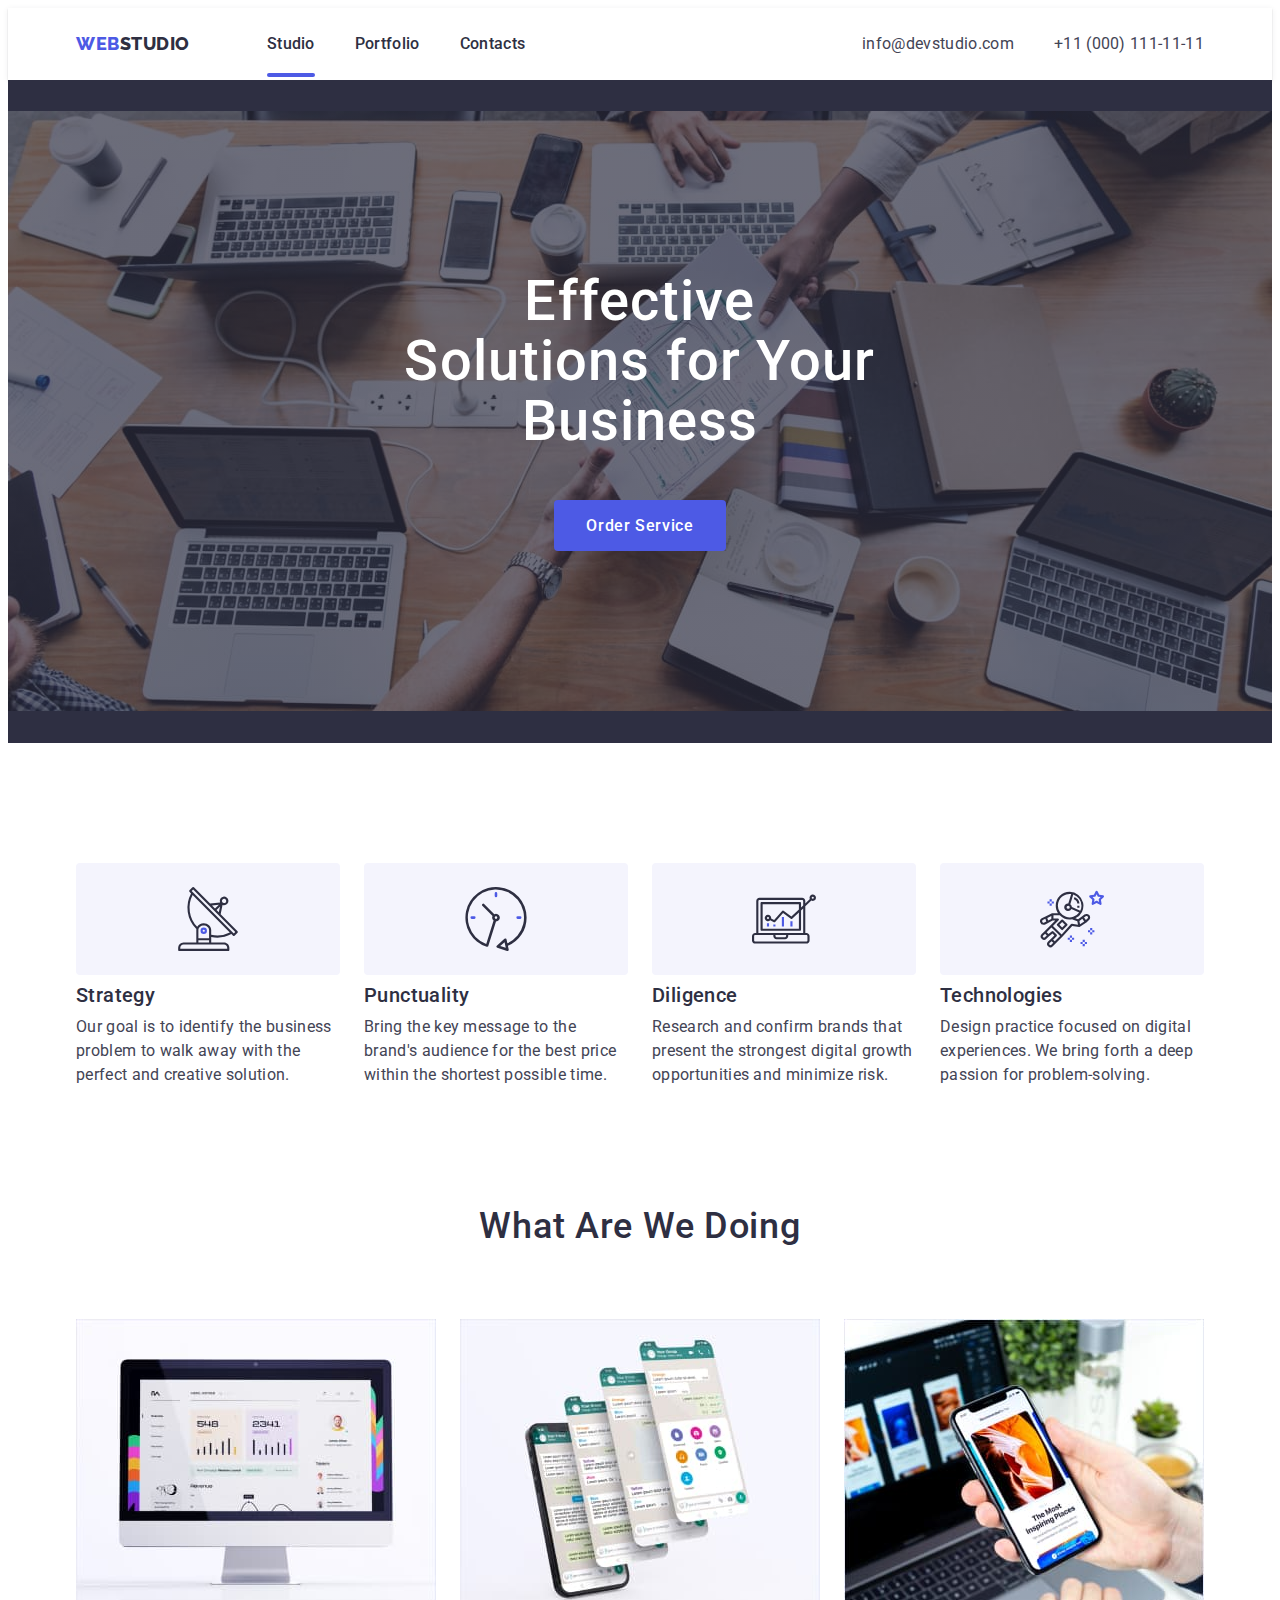
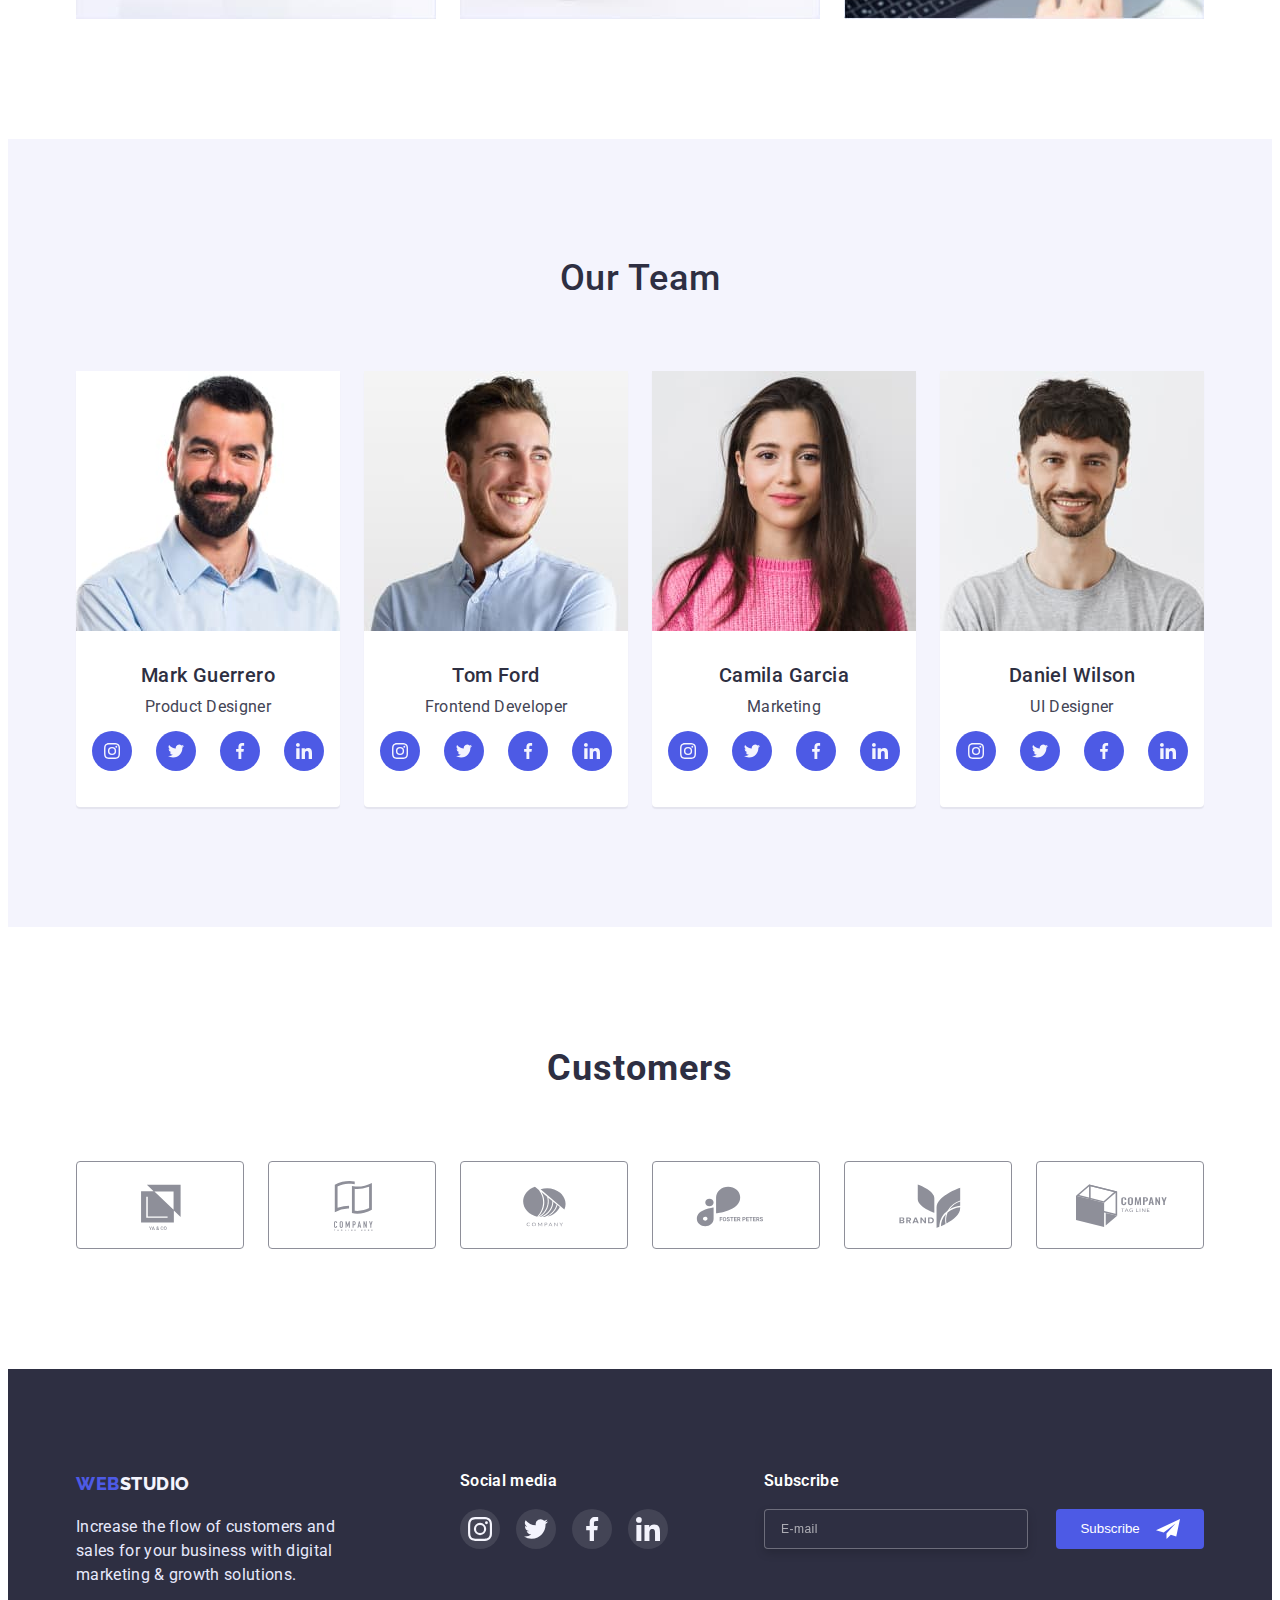
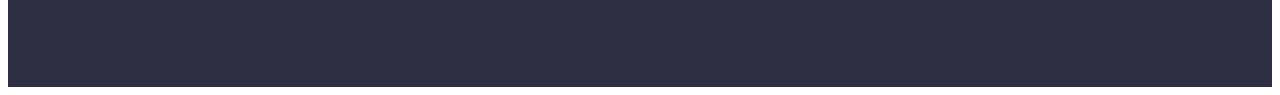
<file: index.html>
<!DOCTYPE html>
<html lang="en">
	<head>
		<meta charset="UTF-8" />
		<meta http-equiv="X-UA-Compatible" content="IE=edge" />
		<meta name="viewport" content="width=device-width, initial-scale=1.0" />
		<title>Studio</title>
		<link rel="preconnect" href="https://fonts.googleapis.com">
		<link rel="preconnect" href="https://fonts.gstatic.com" crossorigin>
		<link href="https://fonts.googleapis.com/css2?family=Raleway:wght@800&family=Roboto:wght@400;500;700;900&display=swap" rel="stylesheet">
		<link rel="stylesheet" href="https://cdnjs.cloudflare.com/ajax/libs/modern-normalize/1.1.0/modern-normalize.min.css" integrity="sha512-wpPYUAdjBVSE4KJnH1VR1HeZfpl1ub8YT/NKx4PuQ5NmX2tKuGu6U/JRp5y+Y8XG2tV+wKQpNHVUX03MfMFn9Q==" crossorigin="anonymous" referrerpolicy="no-referrer"/>
		<link rel="stylesheet" href="./css/styles.css" />
	</head>
	<body>
		<!-- Header -->
		<header>
			<div class="header-container container">
			<a href="./index.html" class="link logo"><span class="logo-first">Web</span><span class="logo-second">Studio</span></a>
			<div class="site-nav-wrapper">
				<nav>
				<ul class="site-nav-list list">
					<li class="site-nav-item"><a href="./index.html" class="site-nav link current">Studio</a></li>
					<li class="site-nav-item"><a href="./portfolio.html" class="site-nav link">Portfolio</a></li>
					<li class="site-nav-item"><a href="#" class="site-nav link">Contacts</a></li>
				</ul>
			</nav>
			</div>
				<ul class="contacts-list list">
				<li class="contacts-link-item"><a href="mailto:info@devstudio.com" class="contacts-link link">info@devstudio.com</a></li>
				<li class="contacts-link-item"><a href="tel:+11(000)1111111" class="contacts-link link">+11 (000) 111-11-11</a></li>
			</ul>
		    </div>
		</header>
		<!-- Main -->
		<main>
			<!-- Hero -->
			<section class="hero">
			<div class="container">
				<h1 class="hero-tittle">Effective Solutions for Your Business</h1>
				<button type="button" class="primary-button" data-modal-open>Order Service</button>
			</div>
		    </section>
			<!-- Features -->
			<section class="features">
				<div class="container">
					<h2 class="visually-hidden">Features</h2>
				    <ul class="features-list list">
					<li class="features-item">
						<div class="features-wrapper">
							<svg class="icon"> 
							<use href="./images/symbol-defs.svg#icon-antenna-1" ></use></svg>
						</div>
						<h3 class="features-tittle">Strategy</h3>
						<p class="features-text"> Our goal is to identify the business problem to walk away with the perfect and creative solution. </p>
					</li>
					<li class="features-item">
						<div class="features-wrapper"><svg class="icon">
							<use href="./images/symbol-defs.svg#icon-clock-1"></use>
						</svg></div>
						<h3 class="features-tittle">Punctuality</h3>
						<p class="features-text"> Bring the key message to the brand's audience for the best price within the shortest possible time. </p>
					</li>
					<li class="features-item">
						<div class="features-wrapper"><svg class="icon">
							<use href="./images/symbol-defs.svg#icon-diagram-1"></use>
						</svg></div>
						<h3 class="features-tittle">Diligence</h3>
						<p class="features-text">
							Research and confirm brands that present the strongest digital growth opportunities and minimize risk.
						</p>
					</li>
					<li class="features-item">
						<div class="features-wrapper"><svg class="icon">
							<use href="./images/symbol-defs.svg#icon-astronaut-1"></use>
						</svg></div>
						<h3 class="features-tittle">Technologies</h3>
						<p class="features-text"> Design practice focused on digital experiences. We bring forth a deep passion for problem-solving. </p>
					</li>
				</ul>
				</div>
			</section>
			<!-- What are we doing -->
			<section class="work">
				<div class="container">
					<h2 class="work-tittle">What are we doing</h2>
				<ul class="work-list list">
					<li><img src="images/1.jpg" alt="computer image" width="360" /></li>
					<li><img src="images/2.jpg" alt="mobile app image" width="360" /></li>
					<li><img src="images/3.jpg" alt="mobile image" width="360" /></li>
				</ul>
			    </div>
			</section>
			<!-- Our Team -->
			<section class="team">
				<div class="container">
					<h2 class="team-tittle">Our Team</h2>
				<ul class="team-list list">
					<li class="team-item">
						<img src="images/4.jpg" alt="Product Designer's photo" width="264" height="260" />
						<div class="team-card-wrapper">
							<h3 class="employee-tittle">Mark Guerrero</h3>
							<p class="position">Product Designer</p>
							<ul class="social-link-list list">
								<li class="item"> <a href="#" class="social-link link">
									<svg class="social-icon">
										<use href="./images/symbol-defs.svg#icon-instagram-2"></use>
									</svg>
								</a></li>
								<li class="item"> <a href="#" class="social-link link">
									<svg class="social-icon">
										<use href="./images/symbol-defs.svg#icon-twitter-1"></use>
									</svg>
								</a></li>
								<li class="item"> <a href="#" class="social-link link">
									<svg class="social-icon">
										<use href="./images/symbol-defs.svg#icon-facebook-1"></use>
									</svg>
								</a></li>
								<li class="item"> <a href="#" class="social-link link">
									<svg class="social-icon">
										<use href="./images/symbol-defs.svg#icon-linkedin-1"></use>
									</svg>
								</a></li>
							</ul>
					     </div>
					</li>
					<li class="team-item">
						<img src="images/5.jpg" alt="Frontend Developer's photo" width="264" height="260" />
						<div class="team-card-wrapper">
							<h3 class="employee-tittle">Tom Ford</h3>
							<p class="position">Frontend Developer</p>
							<ul class="social-link-list list">
								<li class="item"> <a href="#" class="social-link link">
									<svg class="social-icon">
										<use href="./images/symbol-defs.svg#icon-instagram-2"></use>
									</svg>
								</a></li>
								<li class="item"> <a href="#" class="social-link link">
									<svg class="social-icon">
										<use href="./images/symbol-defs.svg#icon-twitter-1"></use>
									</svg>
								</a></li>
								<li class="item"> <a href="#" class="social-link link">
									<svg class="social-icon">
										<use href="./images/symbol-defs.svg#icon-facebook-1"></use>
									</svg>
								</a></li>
								<li class="item"> <a href="#" class="social-link link">
									<svg class="social-icon">
										<use href="./images/symbol-defs.svg#icon-linkedin-1"></use>
									</svg>
								</a></li>
							</ul>
					    </div>
					</li>
					<li class="team-item">
						<img src="images/6.jpg" alt="Marketer's photo" width="264" height="260" />
						<div class="team-card-wrapper">
							<h3 class="employee-tittle">Camila Garcia</h3>
							<p class="position">Marketing</p>
							<ul class="social-link-list list">
								<li class="item"> <a href="#" class="social-link link">
									<svg class="social-icon">
										<use href="./images/symbol-defs.svg#icon-instagram-2"></use>
									</svg>
								</a></li>
								<li class="item"> <a href="#" class="social-link link">
									<svg class="social-icon">
										<use href="./images/symbol-defs.svg#icon-twitter-1"></use>
									</svg>
								</a></li>
								<li class="item"> <a href="#" class="social-link link">
									<svg class="social-icon">
										<use href="./images/symbol-defs.svg#icon-facebook-1"></use>
									</svg>
								</a></li>
								<li class="item"> <a href="#" class="social-link link">
									<svg class="social-icon">
										<use href="./images/symbol-defs.svg#icon-linkedin-1"></use>
									</svg>
								</a></li>
							</ul>
						</div>
					</li>
					<li class="team-item">
						<img src="images/7.jpg" alt="Designer's photo" width="264" height="260" />
						<div class="team-card-wrapper">
							<h3 class="employee-tittle">Daniel Wilson</h3>
							<p class="position">UI Designer</p>
							<ul class="social-link-list list">
								<li class="item"> <a href="#" class="social-link link">
									<svg class="social-icon">
										<use href="./images/symbol-defs.svg#icon-instagram-2"></use>
									</svg>
								</a></li>
								<li class="item"> <a href="#" class="social-link link">
									<svg class="social-icon">
										<use href="./images/symbol-defs.svg#icon-twitter-1"></use>
									</svg>
								</a></li>
								<li class="item"> <a href="#" class="social-link link">
									<svg class="social-icon">
										<use href="./images/symbol-defs.svg#icon-facebook-1"></use>
									</svg>
								</a></li>
								<li class="item"> <a href="#" class="social-link link">
									<svg class="social-icon">
										<use href="./images/symbol-defs.svg#icon-linkedin-1"></use>
									</svg>
								</a></li>
							</ul>
						</div>
					</li>
				</ul>
			    </div>
				
			</section>
			<!-- Customers -->
			<section class="customers">
				<div class="container">
					<h2 class="customers-tittle">Customers</h2>
					<ul class="customers-list list">
						<li class="customers-item"><a href="#" class="customers-link link"><svg class="customers-icon">
							<use href="./images/symbol-defs.svg#icon-Logo"></use>
						</svg></a></li>
						<li class="customers-item"><a href="#" class="customers-link link"><svg class="customers-icon">
							<use href="./images/symbol-defs.svg#icon-Logo-1"></use>
						</svg></a></li>
						<li class="customers-item"><a href="#" class="customers-link link"><svg class="customers-icon">
							<use href="./images/symbol-defs.svg#icon-Logo-2"></use>
						</svg></a> </li>
						<li class="customers-item"><a href="#" class="customers-link link"><svg class="customers-icon">
							<use href="./images/symbol-defs.svg#icon-Logo-3"></use>
						</svg></a></li>
						<li class="customers-item"><a href="#" class="customers-link link"><svg class="customers-icon">
							<use href="./images/symbol-defs.svg#icon-Logo-4"></use>
						</svg></a></li>
						<li class="customers-item"><a href="#" class="customers-link link"><svg class="customers-icon">
							<use href="./images/symbol-defs.svg#icon-Logo-5"></use>
						</svg></a></li>
					</ul>
				</div>
			</section>
		</main>
		<!-- Footer -->
		<footer class="footer">
			<div class="container flex">
				<div class="footer-description">
					<a href="./index.html" class="link"><span class="ftlogo-first">Web</span><span class="ftlogo-secondary">Studio</span></a>
			    	<p class="footer-text">Increase the flow of customers and sales for your business with digital marketing & growth solutions. </p>
				</div>
					<div class="footer-soclink-wrapper">
					<p class="tittle">Social media</p>
					<ul class="footer-soclink-list list">
						<li class="soclink-item"><a href="#" class="footer-soclink link">
							<svg class="ft-social-icon">
								<use href="./images/symbol-defs.svg#icon-instagram-2"></use>
							</svg>
						</a></li>
						<li class="soclink-item"><a href="#" class="footer-soclink link">
							<svg class="ft-social-icon">
								<use href="./images/symbol-defs.svg#icon-twitter-1"></use>
							</svg>
						</a></li>
						<li class="soclink-item"><a href="#" class="footer-soclink link">
							<svg class="ft-social-icon">
								<use href="./images/symbol-defs.svg#icon-facebook-1"></use>
							</svg>
						</a></li>
						<li class="soclink-item"><a href="#" class="footer-soclink link">
							<svg class="ft-social-icon">
								<use href="./images/symbol-defs.svg#icon-linkedin-1"></use>
							</svg>
						</a></li>
					</ul>
				    </div>
					<form class="footer-form">
						<label class="footer-form-label"><span class="footer-form-text">Subscribe</span>
							<input type="email" name="user-email" placeholder="E-mail" class="footer-input">
						  </label>
						<button type="submit" class="ft-btn-submit">Subscribe
							 <svg width="24" height="24">
								<use href="./images/symbol-defs.svg#icon-send"></use>
							</svg>
						</button>
					</form>
			</div>
		</footer>
		<div class="backdrop is-hidden" data-modal>
			<div class="modal">
				<button type="button" class="modal-close-btn" data-modal-close>
				<svg class="icon-close" width="8" height="8">
					<use href="./images/symbol-defs.svg#icon-close"></use>
				</svg>
			</button>
			<!-- Form_modal -->
			<div class="feedback-form-wrapper">
				<p class="modal-form-text">
					Leave your contacts and we will call you back
				</p>
				<form class="feedback-form">
					<label class="feedback-field">
						<span class="feedback-label">Name</span>
						<span class="feedback-wrapper">
							<input class="feedback-input" type="text" name="user_name" />
						<svg class="feedback-form-icon" width="18" height="18">
							<use href="./images/symbol-defs.svg#icon-person"></use>
						</svg>
						</span>
					</label>
					
					<label class="feedback-field">
						<span class="feedback-label">Phone</span>
						<span class="feedback-wrapper">
							<input class="feedback-input" type="tel" name="user_phone" required/>
						<svg class="feedback-form-icon" width="18" height="18">
							<use href="./images/symbol-defs.svg#icon-phone"></use>
						</svg>
						</span>
					</label>
					
					<label class="feedback-field">
						<span class="feedback-label">Email</span>
						<span class="feedback-wrapper">
							<input class="feedback-input" type="email" name="user_email" />
						<svg class="feedback-form-icon" width="18" height="18">
							<use href="./images/symbol-defs.svg#icon-email"></use>
						</svg>
						</span>
					</label>
					
					<label class="feedback-field">
						<span class="feedback-label">Comment</span>
					<textarea name="user_message" placeholder="Text input" class="feedback-textarea"></textarea>
					</label>

					<input id="user-policy" type="checkbox" name="privacy_policy" class="feedback-input-checkbox visually-hidden">
					<label  for="user-policy" class="checkbox-icon"><span class="feedback-label-checkbox">I accept the terms and conditions of the <a href="#" class="feedback-checkbox-link">Privacy Policy</a></span></label>
					<button type="submit" class="feedback-btn-submit">Send</button>
				</form>	
			</div>	
			</div>
		</div>
		<script src="./js/modal.js"></script>
	</body>
</html>
</file>
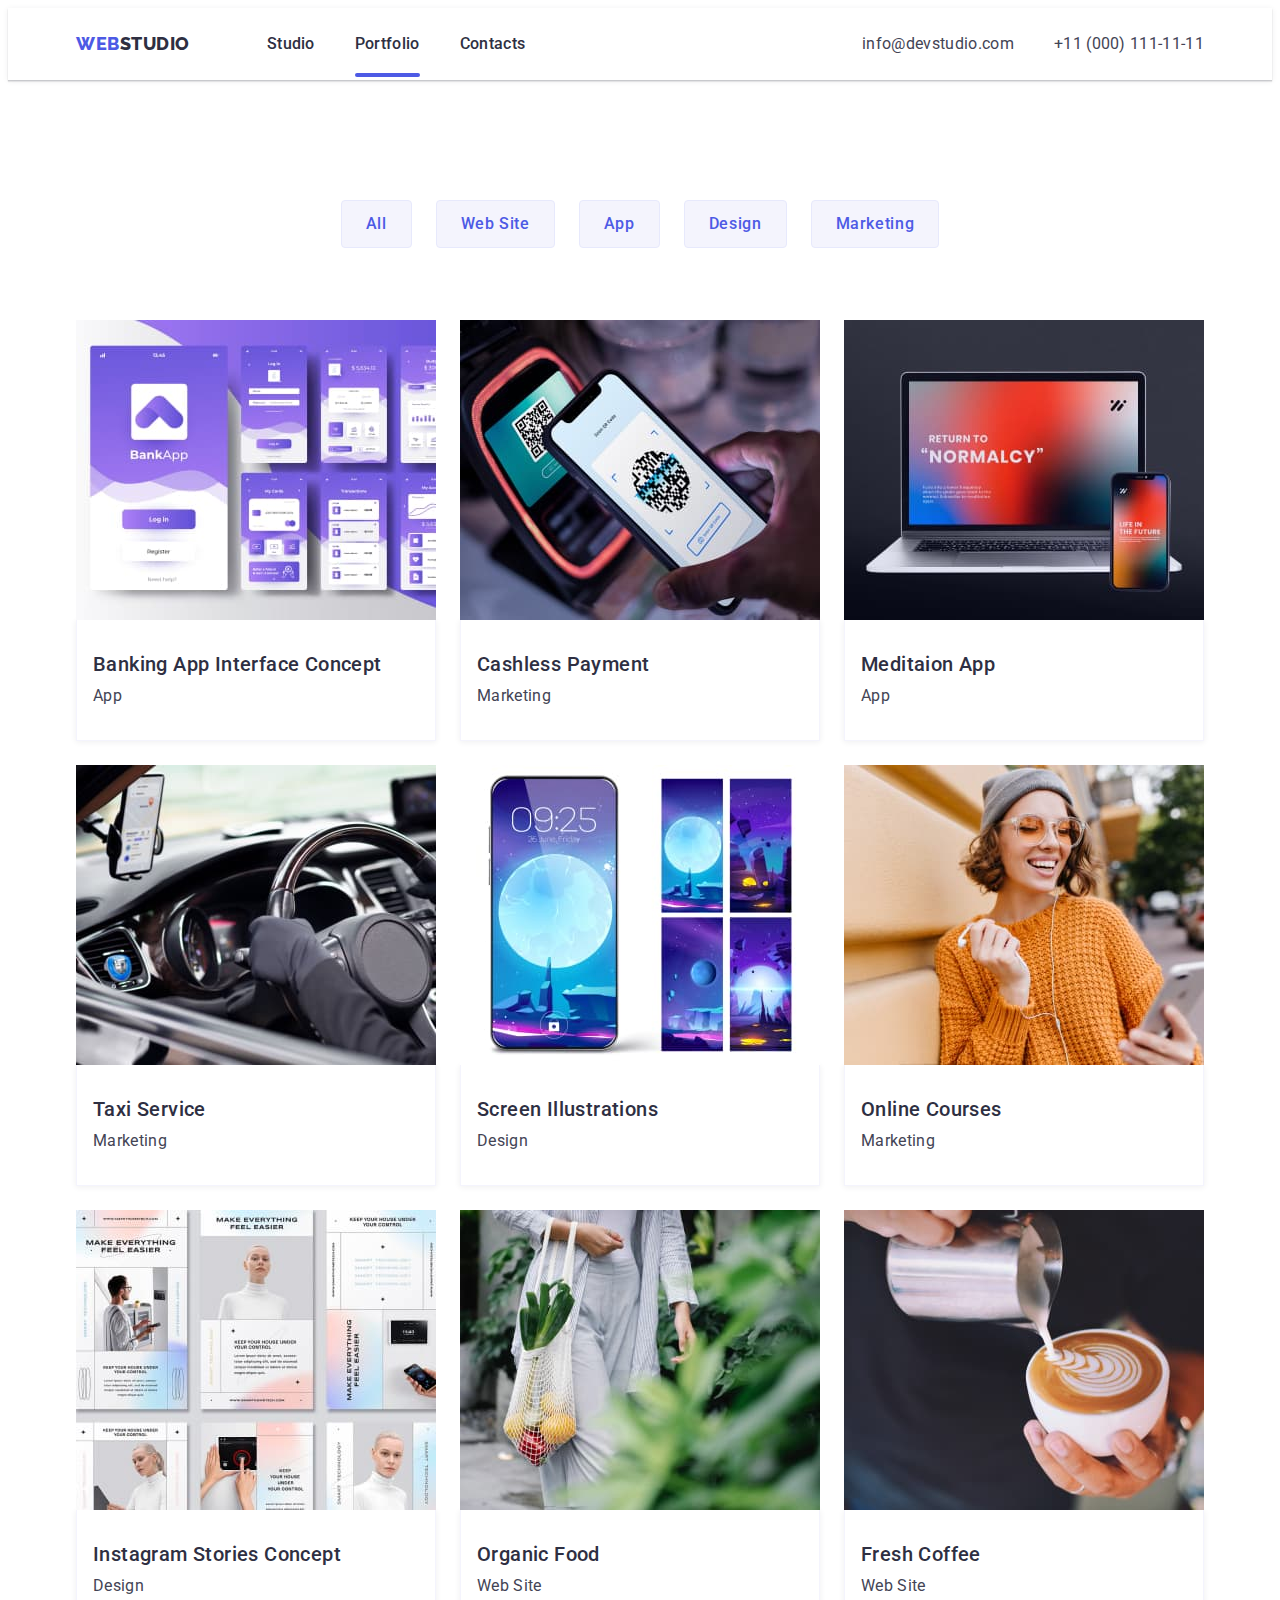
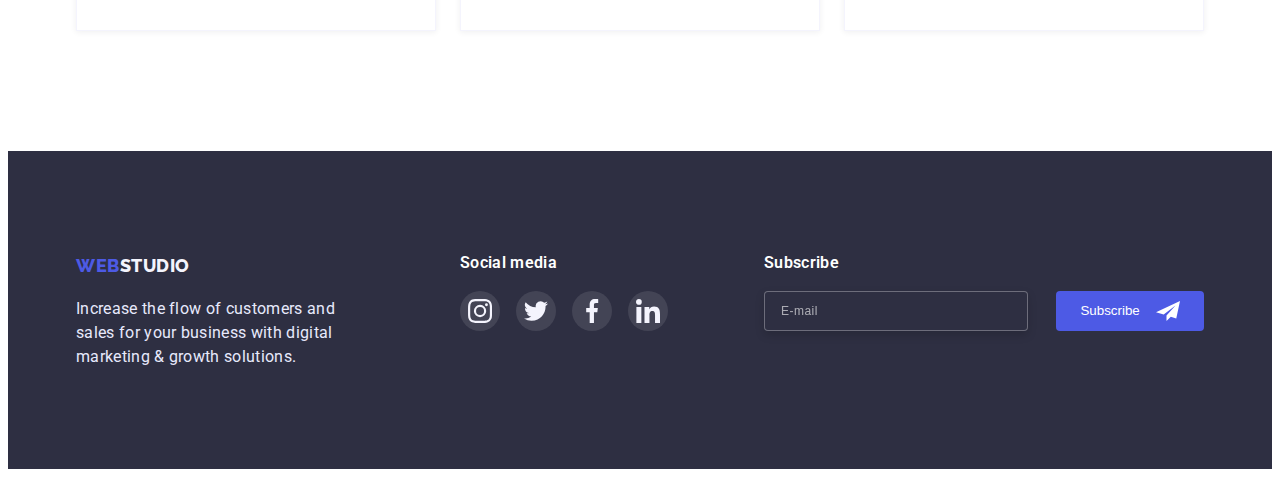
<file: portfolio.html>
<!DOCTYPE html>
<html lang="en">
	<head>
		<meta charset="UTF-8" />
		<meta http-equiv="X-UA-Compatible" content="IE=edge" />
		<meta name="viewport" content="width=device-width, initial-scale=1.0" />
		<title>Portfolio</title>
		<link rel="preconnect" href="https://fonts.googleapis.com">
		<link rel="preconnect" href="https://fonts.gstatic.com" crossorigin>
		<link href="https://fonts.googleapis.com/css2?family=Raleway:wght@800&family=Roboto:wght@400;500;700;900&display=swap" rel="stylesheet">
		<link rel="stylesheet" href="https://cdnjs.cloudflare.com/ajax/libs/modern-normalize/1.1.0/modern-normalize.min.css" integrity="sha512-wpPYUAdjBVSE4KJnH1VR1HeZfpl1ub8YT/NKx4PuQ5NmX2tKuGu6U/JRp5y+Y8XG2tV+wKQpNHVUX03MfMFn9Q==" crossorigin="anonymous" referrerpolicy="no-referrer"/>
		<link rel="stylesheet" href="./css/styles.css" />
	</head>
	<body>
		<!-- Header -->
		<header>
			<div class="header-container container">
			<a href="./index.html" class="link logo"><span class="logo-first">Web</span><span class="logo-second">Studio</span></a>
			<div class="site-nav-wrapper">
				<nav>
				<ul class="site-nav-list list">
					<li class="site-nav-item"><a href="./index.html" class="site-nav link ">Studio</a></li>
					<li class="site-nav-item"><a href="./portfolio.html" class="site-nav link current">Portfolio</a></li>
					<li class="site-nav-item"><a href="#" class="site-nav link">Contacts</a></li>
				</ul>
			</nav>
			</div>
				<ul class="contacts-list list">
				<li class="contacts-link-item"><a href="mailto:info@devstudio.com" class="contacts-link link">info@devstudio.com</a></li>
				<li class="contacts-link-item"><a href="tel:+11(000)1111111" class="contacts-link link">+11 (000) 111-11-11</a></li>
			</ul>
		    </div>
		</header>
		<!-- Main -->
		<main>
		<section class="portfolio ">
			<div class="container">
				<h1 class="visually-hidden">Filters</h1>
			<!-- Filters -->
			<ul class="filters-btn-list list">
				<li class="item-btn"><button type="button" class="filters-btn">All</button></li>
				<li class="item-btn"><button type="button" class="filters-btn">Web Site</button></li>
				<li class="item-btn"><button type="button" class="filters-btn">App</button></li>
				<li class="item-btn"><button type="button" class="filters-btn">Design</button></li>
				<li class="item-btn"><button type="button" class="filters-btn">Marketing</button></li>
			</ul>
		<!-- Project -->
			<ul class="project-list list">
				<li class="project-item">
				<a href="#" class="project-link link">
					<div class="thumb">
						<img src="images/img-page2/bankapp.jpg" alt="BankApp" width="360" height="300" />
						<p class="overlay">14 Stylish and User-Friendly App Design Concepts · Task Manager App · Calorie Tracker App · Exotic Fruit Ecommerce App · Cloud Storage App</p>
					</div>
					<div class="content-wrapper">
					<h2 class="project-tittle">Banking App Interface Concept</h2>
					<p class="about">App</p>
					</div>
				</a>
				</li>
				<li class="project-item">
					<a href="#" class="project-link link">
						<div class="thumb">
						<img src="images/img-page2/qr-scaner.jpg" alt="QR-scaner" width="360" height="300" />
						<p class="overlay">14 Stylish and User-Friendly App Design Concepts · Task Manager App · Calorie Tracker App · Exotic Fruit Ecommerce App · Cloud Storage App</p>
						</div>
					<div class="content-wrapper">
					<h2 class="project-tittle">Cashless Payment</h2>
					<p class="about">Marketing</p>
					</div>
					</a>
				</li>
				<li class="project-item"><a href="#" class="project-link link">
					<div class="thumb">
						<img src="images/img-page2/gadgets.jpg" alt="Gadgets" width="360" height="300" />
						<p class="overlay">14 Stylish and User-Friendly App Design Concepts · Task Manager App · Calorie Tracker App · Exotic Fruit Ecommerce App · Cloud Storage App</p>
					</div>
					<div class="content-wrapper">
					<h2 class="project-tittle">Meditaion App</h2>
					<p class="about">App</p>
					</div>
					</a>
				</li>
				<li class="project-item"><a href="#" class="project-link link">
					<div class="thumb">
						<img src="images/img-page2/driver.jpg" alt="Image of the driver" width="360" height="300" />
						<p class="overlay">14 Stylish and User-Friendly App Design Concepts · Task Manager App · Calorie Tracker App · Exotic Fruit Ecommerce App · Cloud Storage App</p>
					</div>
					<div class="content-wrapper">
					<h2 class="project-tittle">Taxi Service</h2>
					<p class="about">Marketing</p>
					</div>
					</a>
				</li>
				<li class="project-item"><a href="#" class="project-link link">
					<div class="thumb">
						<img src="images/img-page2/screen.jpg" alt="Image of the screen cellphone" width="360" height="300" />
						<p class="overlay">14 Stylish and User-Friendly App Design Concepts · Task Manager App · Calorie Tracker App · Exotic Fruit Ecommerce App · Cloud Storage App</p>
					</div>
					<div class="content-wrapper">
					<h2 class="project-tittle">Screen Illustrations</h2>
					<p class="about">Design</p>
					</div>
					</a>
				</li>
				<li class="project-item"><a href="#" class="project-link link">
					<div class="thumb">
						<img src="images/img-page2/woman.jpg" alt="Happy woman" width="360" height="300" />
						<p class="overlay">14 Stylish and User-Friendly App Design Concepts · Task Manager App · Calorie Tracker App · Exotic Fruit Ecommerce App · Cloud Storage App</p>
					</div>					
					<div class="content-wrapper">
					<h2 class="project-tittle">Online Courses</h2>
					<p class="about">Marketing</p>
					</div>
					</a>
				</li>
				<li class="project-item"><a href="#" class="project-link link">
					<div class="thumb">
						<img src="images/img-page2/instagram.jpg" alt="Instagram Stories" width="360" height="300" />
						<p class="overlay">14 Stylish and User-Friendly App Design Concepts · Task Manager App · Calorie Tracker App · Exotic Fruit Ecommerce App · Cloud Storage App</p>
					</div>
					<div class="content-wrapper">
					<h2 class="project-tittle">Instagram Stories Concept</h2>
					<p class="about">Design</p>
					</div>
					</a>
				</li>
				<li class="project-item"><a href="#" class="project-link link">
					<div class="thumb">
						<img src="images/img-page2/food.jpg" alt="Organic Food" width="360" height="300" />
						<p class="overlay">14 Stylish and User-Friendly App Design Concepts · Task Manager App · Calorie Tracker App · Exotic Fruit Ecommerce App · Cloud Storage App</p>
					</div>
					<div class="content-wrapper">
					<h2 class="project-tittle">Organic Food</h2>
					<p class="about">Web Site</p>
					</div>
					</a>
				</li>
				<li class="project-item"><a href="#" class="project-link link">
					<div class="thumb">
						<img src="images/img-page2/coffee.jpg" alt="Coffee with milk" width="360" height="300" />
						<p class="overlay">14 Stylish and User-Friendly App Design Concepts · Task Manager App · Calorie Tracker App · Exotic Fruit Ecommerce App · Cloud Storage App</p>
					</div>
					<div class="content-wrapper">
					<h2 class="project-tittle">Fresh Coffee</h2>
					<p class="about">Web Site</p>
					</div>
					</a>
				</li>
			</ul>
		</div>
		</section>
		</main>
		<!-- Footer -->
		<footer class="footer">
			<div class="container flex">
				<div class="footer-description">
					<a href="./index.html" class="link"><span class="ftlogo-first">Web</span><span class="ftlogo-secondary">Studio</span></a>
			    	<p class="footer-text">Increase the flow of customers and sales for your business with digital marketing & growth solutions. </p>
				</div>
					<div class="footer-soclink-wrapper">
					<h3 class="tittle">Social media</h3>
					<ul class="footer-soclink-list list">
						<li class="soclink-item"><a href="#" class="footer-soclink link">
							<svg class="ft-social-icon">
								<use href="./images/symbol-defs.svg#icon-instagram-2"></use>
							</svg>
						</a></li>
						<li class="soclink-item"><a href="#" class="footer-soclink link">
							<svg class="ft-social-icon">
								<use href="./images/symbol-defs.svg#icon-twitter-1"></use>
							</svg>
						</a></li>
						<li class="soclink-item"><a href="#" class="footer-soclink link">
							<svg class="ft-social-icon">
								<use href="./images/symbol-defs.svg#icon-facebook-1"></use>
							</svg>
						</a></li>
						<li class="soclink-item"><a href="#" class="footer-soclink link">
							<svg class="ft-social-icon">
								<use href="./images/symbol-defs.svg#icon-linkedin-1"></use>
							</svg>
						</a></li>
					</ul>
				    </div>
					<form class="footer-form">
						<label class="footer-form-label"><span class="footer-form-text">Subscribe</span>
							<input type="email" name="user-email" placeholder="E-mail" class="footer-input">
						  </label>
						<button type="submit" class="ft-btn-submit">Subscribe <svg class="ft-btn-icon" width="24" height="24"><use href="./images/symbol-defs.svg#icon-send"></use></svg></button>
					</form>
			</div>
		</footer>
	</body>
</html>
</file>
<file: css/styles.css>
html {
    box-sizing: border-box;
}

*,
*::before,
*::after {
    box-sizing: inherit;
}
:root {
	--primary-iris-color: #4d5ae5;
	--dark-navyblue-color: #2e2f42;
	--text-slate-color: #434455;
	--light-color: #f4f4fd;
	--accent-color: #e7e9fc;
	--hero-white-color: #ffffff;
	--active-color:#404BBF;
	--light-slate:#8E8F99;
	--green-ft-hover:#31D0AA;
	--ocean-color:#404BBF;
	--modal-bg-color:#FCFCFC;
}

body {
	background-color: var(--hero-white-color);
	font-family: "Roboto", sans-serif;
	color: var(--dark-navyblue-color);
}

.link {
	text-decoration: none;
}

.list{
	list-style: none;
	padding: 0;
    margin: 0;
}

.visually-hidden {
	position: absolute;
	width: 1px;
	height: 1px;
	margin: -1px;
	border: 0;
	padding: 0;
	white-space: nowrap;
	clip-path: inset(100%);
	clip: rect(0 0 0 0);
	overflow: hidden;
  }

.current::after {
	background-color: #4d5ae5;

}

h1,h2,h3,h4,p {
    margin: 0;
}

img {
    display: block;
	max-width: 100%;
}

.container{
	width: 1158px;
	margin-right: auto;
	margin-left: auto;
	padding-right: 15px;
	padding-left: 15px;
}

.flex{
	display: flex;
}

/* HEADER */

header{
	box-shadow: 0px 2px 1px rgba(46, 47, 66, 0.08), 0px 1px 1px rgba(46, 47, 66, 0.16), 0px 1px 6px rgba(46, 47, 66, 0.08);
}

header .container{
	display: flex;
	align-items: center;
}

.logo{
	margin-right: 77px;
	margin-bottom: 24px;
	margin-top: 24px;
}

.logo-first {
	font-family: "Raleway", sans-serif;
	font-style: normal;
	font-weight: 800;
	font-size: 18px;
	line-height: 1.33;
	letter-spacing: 0.03em;
	text-transform: uppercase;
	color: var(--primary-iris-color);
}
.logo-second {
	font-family: "Raleway",sans-serif;
	font-weight: 800;
	font-size: 18px;
	line-height: 1.33;
	letter-spacing: 0.03em;
	text-transform: uppercase;
	color: var(--dark-navyblue-color);
}

.site-nav-list {
	display:flex;

	font-weight: 500;
	font-size: 16px;
	line-height: 1.55;
	letter-spacing: 0.02em;
	color: var(--dark-navyblue-color);
}

.site-nav-item:not(:last-child){
	margin-right: 40px;
	/* або gap:40px; */
}


.site-nav{
	position: relative;
	padding-top: 24px;
    padding-bottom: 24px;

	font-family: inherit;
	font-weight: 500;
	font-size: 16px;
	line-height: 1.5;
	letter-spacing: 0.02em;
	color:var(--dark-navyblue-color);
	transition: color 250ms cubic-bezier(0.4, 0, 0.2, 1);
}
.site-nav:hover,
.site-nav:focus{
	color: var(--text-slate-color);
}
.site-nav:active{
	color: var(--primary-iris-color);
}

.site-nav.current::after {
    position: absolute;
    left: 0px;
    bottom: 0px;
    content: "";
    display: block;
    width: 100%;
    height: 4px;
    background-color: var(--primary-iris-color);
    border-radius: 2px;
}

.contacts-list{
	display: flex;
    align-items: center;
	justify-content:right;
	gap: 40px;
	margin-left: auto;
	/* padding-top: 24px;
	padding-bottom: 24px; */
}

.contacts-link {
	padding-top: 24px;
	padding-bottom: 24px;

	font-size: 16px;
	line-height: 1.5;
	letter-spacing: 0.02em;
	color: var(--text-slate-color);
	transition: color 250ms cubic-bezier(0.4, 0, 0.2, 1);
}
.contacts-link:hover,
.contacts-link:focus{
	color: var(--primary-iris-color);
}

/* Hero section */

.hero {
	padding-top: 192px;
	padding-bottom:192px;  
	margin: 0 auto;
	background-color: var(--dark-navyblue-color);
	background-image: linear-gradient(rgba(46, 47, 66, 0.7),rgba(46, 47, 66, 0.7)), url(../images/people-office\ 1.jpg);
	background-repeat: no-repeat;
	background-position: center; 
	max-width: 1440px;
}

 .hero .container {
	text-align: center;
}

.hero-tittle {
	max-width:492px;
	margin-bottom: 48px;
	margin-left: auto;
    margin-right: auto;
	
	font-weight: 500; 
	font-size: 56px;
	line-height: 1.07;
	letter-spacing: 0.02em;
	color: var(--hero-white-color);
}
.primary-button {
	display: inline-block;
	padding: 16px 32px;
	gap: 10px;
	min-width: 170px;
	
	font-family: 'Roboto', sans-serif;
	font-weight: 500;
	font-size: 16px;
	line-height: 1.19;
	letter-spacing: 0.04em;
	color:var(--hero-white-color);
	background: var(--primary-iris-color);
	border-radius: 4px;
	cursor: pointer;
	border: none;
	transition: background 250ms cubic-bezier(0.4, 0, 0.2, 1), box-shadow 250ms cubic-bezier(0.4, 0, 0.2, 1);
}
.primary-button:hover,
.primary-button:focus{
	background: var(--ocean-color);
	box-shadow: 0px 1px 6px rgba(46, 47, 66, 0.08), 0px 1px 1px rgba(46, 47, 66, 0.16), 0px 2px 1px rgba(46, 47, 66, 0.08);
	border-radius: 4px;
}
.primary-button:active {
	background-color:var(--active-color);
	box-shadow: 0px 4px 4px rgba(0, 0, 0, 0.15);
	border-radius: 4px;}

/* Features section */

.features {
	padding-top: 120px;
	padding-bottom: 120px;
}

.features-list {
	display: flex;
}

.features-item {
	display: flex;
	margin-right: 24px;
	flex-direction: column;
	align-items: flex-start;
	padding: 0px;
}

.features-wrapper{
	display: flex;
    align-items: center;
    justify-content: center;
	background-color: var(--light-color);
	border-radius: 4px;
	width: 264px;
	height: 112px;
	object-position: center;
}

.icon{
	max-width: 64px;
	max-height: 64px;
}

.features-tittle {
	width: 264px;
	margin-top: 8px;
	margin-bottom: 8px;

	font-family: inherit;
	font-weight: 500;
	font-size: 20px;
	line-height: 1.2;
	letter-spacing: 0.02em;
	color: var(--dark-navyblue-color);

}
.features-text {
	width: 264px;

	font-size: 16px;
	line-height: 1.5;
	letter-spacing: 0.02em;
	color:var(--text-slate-color);
}

/* What are we doing */

.work{
	padding-bottom: 120px;
}
.work .container{
	text-align: center;
}

.work-tittle {
	margin-bottom: 72px;

	font-weight: 500;
    font-size: 36px;
    line-height: 1.11;
    letter-spacing: 0.02em;
    text-transform: capitalize;
    color:var(--dark-navyblue-color);
}
.work-list {
	display: flex;
	gap: 24px;
}

/* Our Team */

.team {
	padding-top: 120px;
	padding-bottom: 120px;
	background-color: var(--light-color);
}

.team .container{
	text-align: center;
}

.team-tittle {
	margin-bottom: 72px;

	font-weight: 500;
	font-size: 36px;
	line-height: 1.11;
	letter-spacing: 0.02em;
	text-transform: capitalize;
	color: var(--dark-navyblue-color);
}
.team-item {
	display: flex;
	flex-direction: column;
	border-radius: 0px 0px 4px 4px;
	background-color:var(--hero-white-color);
	box-shadow: 0px 2px 1px 0px #2E2F4214;
}

.team-list {
	display: flex;
	gap:24px;
}
/* .team-list .team-item{
	/* flex-basis: (calc(100%-72px)/4); }*/

.team-card-wrapper{
	padding: 32px 16px;
}

.employee-tittle {
	margin-bottom: 8px;

	font-weight: 500;
	font-size: 20px;
	line-height: 1.2;
	letter-spacing: 0.02em;
	color:var(--dark-navyblue-color);
}
.position {
	margin-bottom: 8px;

	font-weight: 400;
	font-size: 16px;
	line-height: 1.5;
	letter-spacing: 0.02em;
	color:var(--text-slate-color);

}

.social-link-list{
	display: flex;
	flex-direction: row;
	justify-content: center;
	align-items: center;
	padding: 4px 0px;
	gap: 24px;
}

.social-link-list > .item{
	width: 40px;
	height: 40px; 
}
.social-link{
	display: flex;
	background-color:var(--primary-iris-color);
	border-radius: 50%;
	justify-content: center;
	align-items: center;
	width: 100%;
	height: 100%;
	transition: background-color 250ms cubic-bezier(0.4, 0, 0.2, 1);
}
.social-link:hover,
.social-link:focus{
	background-color: var(--ocean-color);
}

.social-icon{
	width: 16px;
	height: 16px;
}

/* CUSTOMERS */

.customers {
	padding-top: 120px;
	padding-bottom: 120px;
}

.customers-tittle {
	margin-bottom: 72px;

	font-weight: 700;
	font-size: 36px;
	line-height: calc(42/36);
	text-align: center;
	letter-spacing: 0.03em;
	color:var(--dark-navyblue-color)
}

.customers-list {
	display: flex;
	flex-direction: row;
	align-items: flex-start;
	padding: 0px;
	gap: 24px;
}

.customers-item{
	width: 168px;
	height: 88px;
}

.customers-link{
	display: flex;
	justify-content: center;
	align-items: center;
	width:100%;
	height:100%;
	fill: var(--light-slate);
	border: 1px solid var(--light-slate);
	border-radius: 4px;
	transition: fill 250ms cubic-bezier(0.4, 0, 0.2, 1);
}
.customers-icon {
	width:100%;
	height:100%;
	padding: 16px 32px; 
}

.customers-link:hover,
.customers-link:focus{
	border: 1px solid var(--ocean-color);
	fill: var(--ocean-color);
}

/* FOOTER */

.footer {
	padding-top: 100px;
	padding-bottom: 100px;
	background-color: var(--dark-navyblue-color);
}

.footer-description{
	margin-right: 120px;
}

.ftlogo-first {
	font-family: 'Raleway', sans-serif;
	font-weight: 800;
	font-size: 18px;
	line-height: 1.67;
	letter-spacing: 0.03em;
	text-transform: uppercase;
	color:var(--primary-iris-color);
}
.ftlogo-secondary {
	font-family: 'Raleway', sans-serif;
	font-weight: 800;
	font-size: 18px;
	line-height: 1.67;
	letter-spacing: 0.03em;
	text-transform: uppercase;
	color:var(--light-color);
}

.footer-text {
	width:264px;
	margin-top: 16px;

	font-weight: 400;
	font-size: 16px;
	line-height: 1.5;
	letter-spacing: 0.02em;
	color:var(--accent-color)
}

footer .tittle{
	margin-bottom: 16px;

	font-weight: 600;
	font-size: 16px;
	line-height: calc(24/16);
	letter-spacing: 0.02em;
	color: var(--hero-white-color)
}

.footer-soclink-list{
	display: flex;
	justify-content: center;
	align-items: center;
}

.soclink-item{
	width: 40px;
	height: 40px;
	margin-right: 16px;
}

.footer-soclink{
	display: flex;
	background-color:rgba(255, 255, 255, 0.1);
	border-radius: 50%;
	justify-content: center;
	align-items: center;
	width: 100%;
	height: 100%;
	transition: background-color 250ms cubic-bezier(0.4, 0, 0.2, 1);
}

.footer-soclink:hover,
.footer-soclink:focus{
	background-color: var(--green-ft-hover);
}

.ft-social-icon{
	width: 24px;
	height: 24px;
}

/* --- Footer Form --- */

.footer-form {
	width: 453px;
	height: 80px;
	display: flex;
	margin-left: 80px;
}
.footer-form-label {
}
.footer-form-text {
	color: #FFFFFF;
	font-weight: 600;
	font-size: 16px;
	line-height: calc(24/16);
	letter-spacing: 0.02em;
}

.footer-form:last-child{
	align-items: flex-end;
}

.footer-input::placeholder {
	font-weight: 400;
	font-size: 12px;
	line-height: calc(24/12);
	letter-spacing: 0.04em;
	color: rgba(255, 255, 255, 0.6);
}

.footer-input{
	width: 264px;
	height: 40px;
	background-color: var(--dark-navyblue-color);
	border: 1px solid rgba(255, 255, 255, 0.3);
	filter: drop-shadow(0px 4px 4px rgba(0, 0, 0, 0.15));
	border-radius: 4px;
	outline: none;
	color: rgba(255, 255, 255, 0.6);
	padding-left: 16px;
	margin-top: 16px;
}
.ft-btn-submit {
	width: 165px;
	height: 40px;
	display: flex;
	flex-direction: row;
	justify-content: center;
	align-items: center;
	padding: 8px 24px;
	gap: 16px;
	background-color: var(--primary-iris-color);
	border-radius: 4px;
	border: none;
	color: #FFFFFF;
	transition: background-color 250ms cubic-bezier(0.4, 0, 0.2, 1);
}

.ft-btn-submit:hover,
.ft-btn-submit:focus {
	background-color: var(--ocean-color);
	box-shadow: 0px 4px 4px rgba(0, 0, 0, 0.15);
}
/* ----- BACKDROP ----- */

.backdrop {
	position: fixed;
	top: 0;
	left: 0;
	z-index: 100;
	width: 100%;
	height: 100%;
	display: flex;
	justify-content: center;
	align-items: center;
	background: rgba(46, 47, 66, 0.4);
}
.backdrop.is-hidden{
	opacity: 0;
	visibility: hidden;
	pointer-events: none;

}

/* ----- MODAL WINDOW ----- */

.modal {
	position: absolute;
	width: 408px;
	height: 579px;
	background-color:#FCFCFC;
	padding: 72px 24px 24px 24px;
}
.modal-close-btn {
	position: absolute;
	top: 24px;
	right: 24px;
	width: 24px;
	height: 24px;
	padding: 0;
	display: flex;
	align-items: center;
	justify-content: center;
	background-color:var(--accent-color);
	border-radius: 50%;
	border: 1px solid rgba(0, 0, 0, 0.1);
	cursor: pointer;
	transition: background-color 250ms cubic-bezier(0.4, 0, 0.2, 1);
}

.icon-close-btn {
	fill: #000000;;
}

.modal-close-btn:active{
	background-color: var(--ocean-color);
	fill:var(--hero-white-color);
	border-color:  var(--ocean-color);
}

/* --- FORM MODAL Window --- */

.feedback-form-wrapper {
}
.modal-form-text {
	font-weight: 500;
	font-size: 16px;
	line-height: calc(24/16);
	text-align: center;
	letter-spacing: 0.02em;
	color: var(--dark-navyblue-color);
	margin-bottom: 16px;
}
.feedback-form {
	display: flex;
	flex-direction: column;
	
}
.feedback-field {
	display: flex;
  	flex-direction: column;
  	margin-bottom: 8px;
}
.feedback-label {
	margin-bottom: 4px;

  	font-weight: 400;
  	font-size: 12px;
  	line-height: calc(14/12);
  	letter-spacing: 0.01em;
    color: #8e8f99;
}
.feedback-wrapper {
	position: relative;
	display: block;
	color: #000000;
}
.feedback-input {
	width: 100%;
	padding: 8px 16px 8px 38px;
	border: 1px solid rgba(33, 33, 33, 0.2);
	border-radius: 4px;
}

.feedback-input:focus-within + .feedback-form-icon{
	fill: var(--primary-iris-color);
}

.feedback-input:focus-within,
.feedback-textarea:focus-within {
  outline: none;
  border-color: var(--primary-iris-color);
}

.feedback-form-icon {
	position: absolute;
	top: 50%;
	left: 16px;
	transform: translateY(-50%);
  	fill: currentColor;

  	transition: fill 250ms cubic-bezier(0.4, 0, 0.2, 1);

}
.feedback-textarea {
	 height: 120px;
  	 resize: none;
 	 padding: 8px 16px;
	 margin-bottom: 8px;
	 border: 1px solid rgba(33, 33, 33, 0.2);
	 border-radius: 4px;

  	 transition: border-color 250ms cubic-bezier(0.4, 0, 0.2, 1);
}

.feedback-textarea::placeholder{
	font-size: 12px;
    line-height: calc(16/12);
    letter-spacing: 0.01em;

    color: rgba(117, 117, 117, 0.5);
}

.feedback-privacy-policy {
	display: flex;
    align-items: center;
    margin-bottom: 24px;
}

.checkbox-icon {
	display: flex;
	align-items: center;
	margin-bottom: 24px;
}

.checkbox-icon::before {
	display: block;
	content: '';
	width: 16px;
	height: 16px;
	background-color: var(--light-color);
	background-size: 10px 8px;
	background-position: center;
	background-repeat: no-repeat;
  	border: 1.25px solid #2e2f42;
  	border-radius: 2px;
	cursor: pointer;
  	transition: background-color 250ms cubic-bezier(0.4, 0, 0.2, 1), border 250ms cubic-bezier(0.4, 0, 0.2, 1), fill 250ms cubic-bezier(0.4, 0, 0.2, 1);
}

.feedback-label-checkbox {
	margin-left: 8px;
	font-size: 12px;
	line-height: calc(16/12);
	letter-spacing: 0.04em;
	color: #757575;
}

.feedback-checkbox-link{
	color: var(--primary-iris-color);
}
.feedback-input-checkbox{
	margin-bottom: 24px;
}
.feedback-input-checkbox:checked + .checkbox-icon::before {
	background-color: var(--primary-iris-color);
	background-image: url(../images/Vector.svg);
	background-repeat: no-repeat;
	background-position: center;
	border: 1.25px solid var(--primary-iris-color);
	border-radius: 2px;
}

.feedback-input-checkbox:focus + .checkbox-icon::before{
	outline: 1px solid var(--primary-iris-color);
}

.feedback-btn-submit {
	display: inline-block;
	align-self: center;
	padding: 16px 32px;
	gap: 10px;
	min-width: 170px;
	
	font-family: 'Roboto', sans-serif;
	font-weight: 500;
	font-size: 16px;
	line-height: 1.19;
	letter-spacing: 0.04em;
	color:var(--hero-white-color);
	background: var(--primary-iris-color);
	border-radius: 4px;
	cursor: pointer;
	border: none;
	transition: background 250ms cubic-bezier(0.4, 0, 0.2, 1), box-shadow 250ms cubic-bezier(0.4, 0, 0.2, 1);
}
.feedback-btn-submit:hover,
.feedback-btn-submit:focus{
	background: var(--ocean-color);
	box-shadow: 0px 1px 6px rgba(46, 47, 66, 0.08), 0px 1px 1px rgba(46, 47, 66, 0.16), 0px 2px 1px rgba(46, 47, 66, 0.08);
	border-radius: 4px;
}
.feedback-btn-submit:active {
	background-color:var(--active-color);
	box-shadow: 0px 4px 4px rgba(0, 0, 0, 0.15);
	border-radius: 4px;}



/* ============== PAGE PORTFOLIO ============== */

/* Filters */

.portfolio{
	padding-top: 120px;
	padding-bottom: 120px;
}
.filters-btn-list{
	display: flex;
	justify-content: center;
	gap: 24px;
	margin-bottom: 72px;
}

.filters-btn {
	display: flex;
	padding: 12px 24px; 
	font-family: inherit;
	font-weight: 500;
	font-size: 16px;
	color: var(--primary-iris-color);
	cursor: pointer;
	align-items: center;
	letter-spacing: 0.04em; 
	line-height: 1.5;
	height: 48px;   
	background: var(--light-color);
	border: 1px solid #E7E9FC;
	border-radius: 4px; 
	transition: background 250ms cubic-bezier(0.4, 0, 0.2, 1), box-shadow 250ms cubic-bezier(0.4, 0, 0.2, 1), border 250ms cubic-bezier(0.4, 0, 0.2, 1);
}
.filters-btn:hover,
.filters-btn:focus{
	color: var(--hero-white-color);
	background: var(--primary-iris-color);
	box-shadow: 0px 3px 1px rgba(0, 0, 0, 0.1), 0px 2px 1px rgba(0, 0, 0, 0.08), 0px 2px 2px rgba(0, 0, 0, 0.12);
	border-radius: 4px;
	border: 1px solid var(--primary-iris-color);
}

/* Project */

.project-list {
	display: flex;
    flex-direction: row;
    flex-wrap: wrap;
    gap: 24px;
	transition: box-shadow 250ms cubic-bezier(0.4, 0, 0.2, 1);
}

.project-link:hover,
.project-link:focus{
	box-shadow: 0px 1px 6px rgba(46, 47, 66, 0.08);
}

.project-list .project-item{
	width: calc( (100% - 48px) / 3)
}

.project-item{
	display: flex;
	flex-direction: column;
	padding: 0px;
} 

.thumb{
	position: relative;
	overflow: hidden;
}

.overlay{
	position: absolute;
	top: 0;
	left: 0;
	transform: translate(0%, 100%);
	overflow: auto;
	width: 100%;
	height: 100%;
	padding: 40px 30px;
	font-size: 16px;
	line-height: calc(24/16);
	letter-spacing: 0.02em;
	color: var(--light-color);
	background-color: var(--primary-iris-color);
	transition: transform 250ms cubic-bezier(0.4, 0, 0.2, 1);
}
.project-link:hover .overlay,
.project-link:focus .overlay{
	transform: translate(0%, 0%);
}

.content-wrapper{
	padding-top: 32px;
	padding-bottom: 32px;
	border: 0.5px solid #F4F4FD;
	box-shadow: 0px 1px 6px rgba(46, 47, 66, 0.08);
	border-top: none;
	/* max-width: 264px;  */
}

.project-tittle {
	margin-bottom: 8px;
	padding-left: 16px;

	font-weight: 500;
	font-size: 20px;
	line-height: 1.2;
	letter-spacing: 0.02em;
	color: var(--dark-navyblue-color);
}
.about {
	padding-left: 16px;

	font-size: 16px;
	line-height: 1.5;
	letter-spacing: 0.02em;
	color:var(--text-slate-color);
}
</file>
